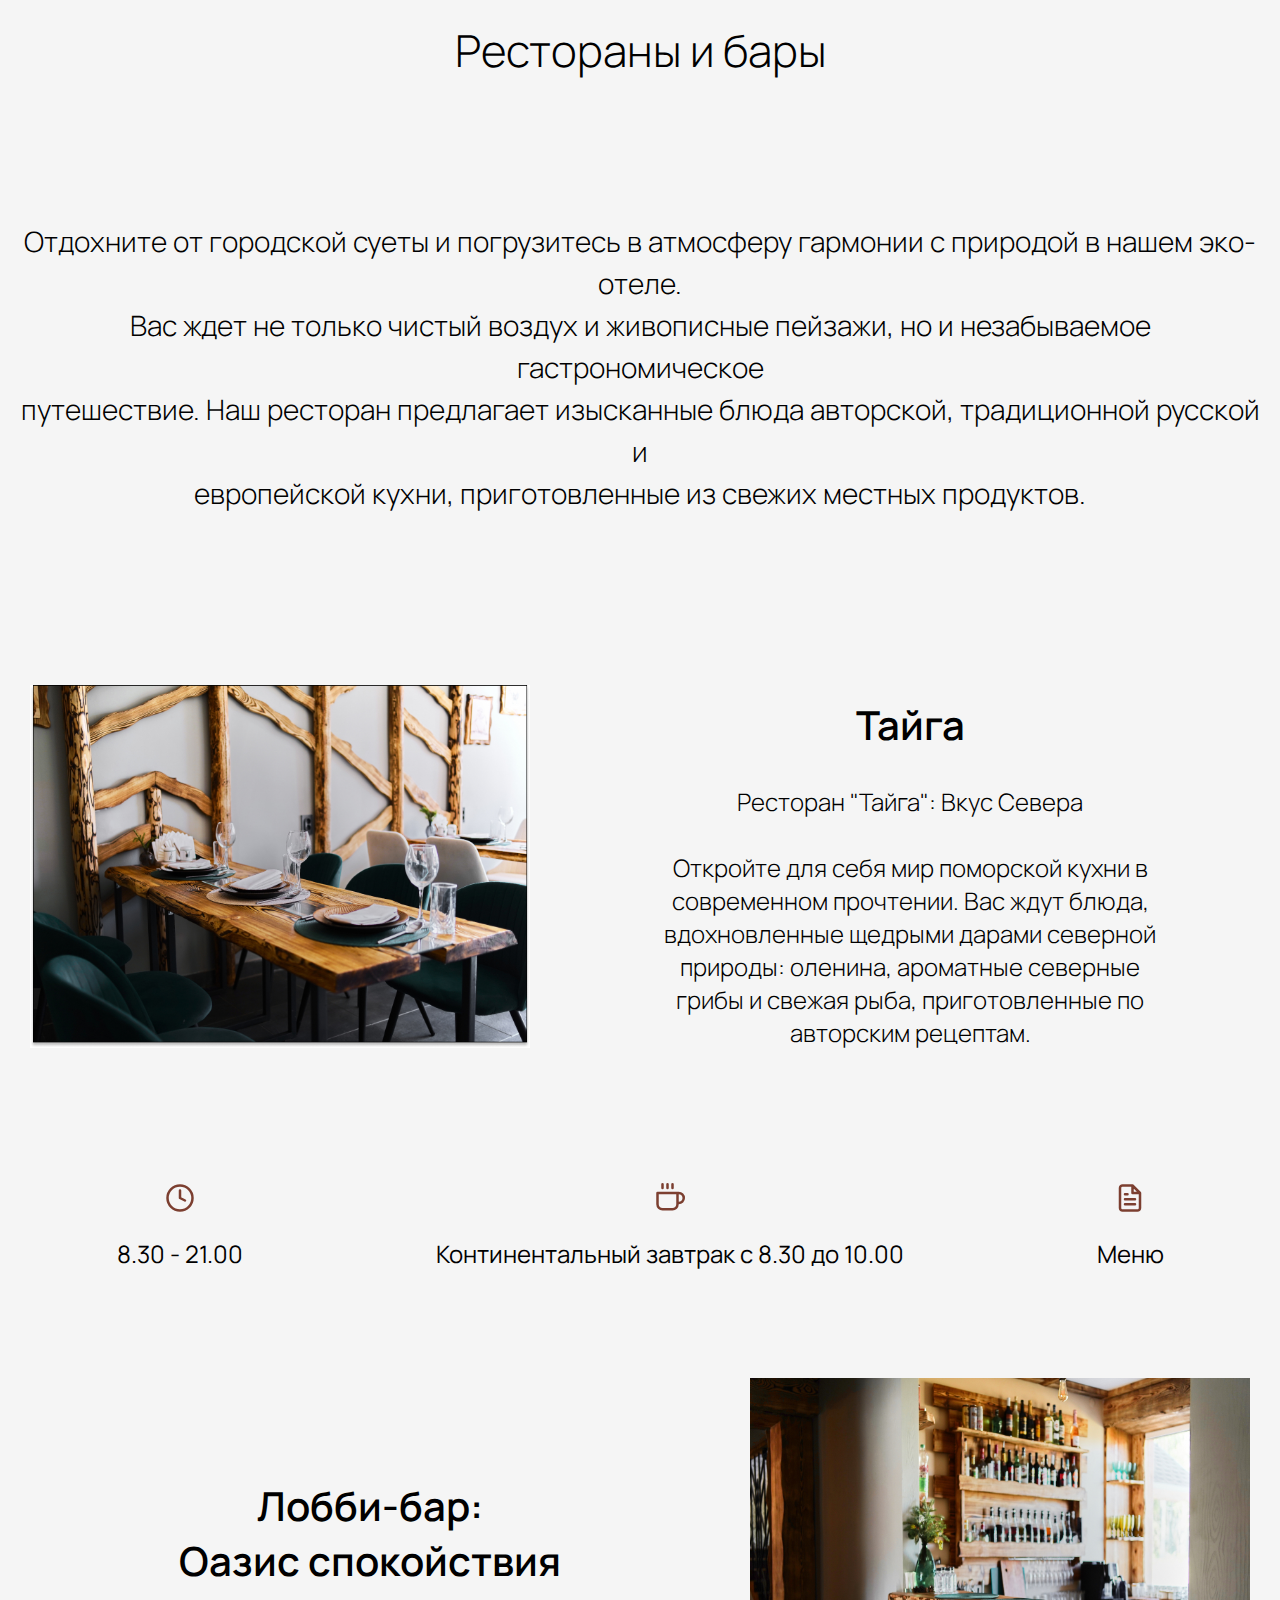
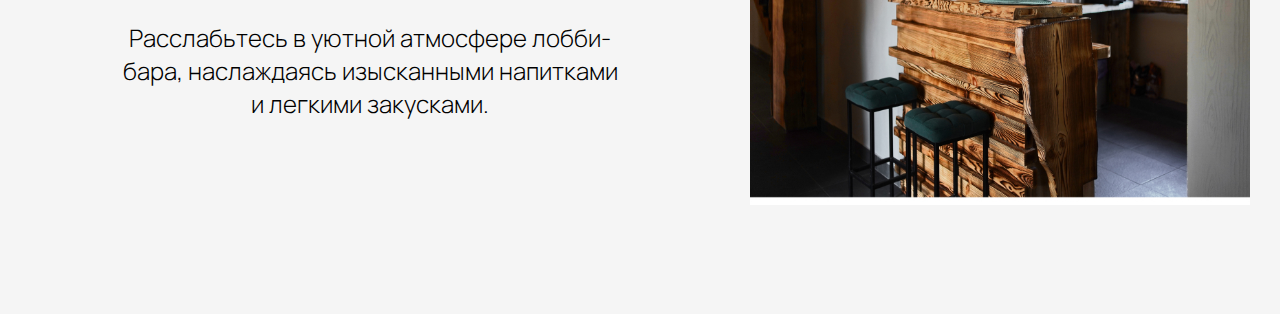
<file: restaur.html>
<!DOCTYPE html>
<html lang="ru">
<head>
    <meta charset="UTF-8">
    <meta name="viewport" content="width=device-width, initial-scale=1.0">
    <title>Рестораны и бары</title>
    <link rel="stylesheet" href="css/style3.css">
    <link rel="stylesheet" href="css/style3-adaptive.css">
    <link href="https://fonts.googleapis.com/css2?family=Manrope:wght@400;700&display=swap" rel="stylesheet">
</head>
<body>
    <header>
        <h1>Рестораны и бары</h1>
    </header>

    <main class="container">
        <section class="intro">
            <p>Отдохните от городской суеты и погрузитесь в атмосферу гармонии с природой в нашем эко-отеле. <br>
            Вас ждет не только чистый воздух и живописные пейзажи, но и незабываемое гастрономическое <br>
            путешествие. Наш ресторан предлагает изысканные блюда авторской, традиционной русской и<br>
            европейской кухни, приготовленные из свежих местных продуктов.</p>
        </section>

        <section class="restaurant">
            <div class="content">
                <div class="text">
                    <h2>Тайга</h2>
                    <p>Ресторан "Тайга": Вкус Севера<br><br>
                    Откройте для себя мир поморской кухни в современном прочтении. Вас ждут блюда, вдохновленные щедрыми дарами северной природы: оленина, ароматные северные грибы и свежая рыба, приготовленные по авторским рецептам.</p>
                </div>
                <div class="image">
                    <img src="images/taiga.jpg" alt="Тайга" width="703" height="508">
                </div>
            </div>
            <div class="info">
                <div class="icon">
                    <img src="Icons/Clock.svg" alt="Часы работы">
                    <p>8.30 - 21.00</p>
                </div>
                <div class="icon">
                    <img src="Icons/Coffee.svg" alt="Завтрак">
                    <p>Континентальный завтрак с 8.30 до 10.00</p>
                </div>
                <div class="icon">
                    <img src="Icons/File text.svg" alt="Меню">
                    <p>Меню</p>
                </div>
            </div>
        </section>

        <section class="bar">
            <div class="content">
                <div class="text">
                    <h2>Лобби-бар:<br>Оазис спокойствия</h2>
                    <p>Расслабьтесь в уютной атмосфере лобби-бара, наслаждаясь изысканными напитками и легкими закусками.</p>
                </div>
                <div class="image">
                    <img src="images/bar.jpg" alt="Бар" width="703" height="508">
                </div>
            </div>
        </section>
    </main>
</body>
</html>
</file>
<file: css/style3.css>
body {
    font-family: 'Manrope', sans-serif;
    margin: 0;
    padding: 0;
    background-color: #f5f5f5;
}

.container {
    width: 100%;
    max-width: 1600px;
    margin: 0 auto;
    padding: 20px;
    box-sizing: border-box;
}

header h1 {
    text-align: center;
    font-size: 44px;
    font-weight: 300;
    margin: 20px 0;
}

.intro {
    text-align: center;
    font-size: 28px;
    font-weight: 300;
    margin-top: 100px;
    line-height: 1.5;
}

.restaurant, .bar {
    max-width: 100%; /* Используем полный размер контейнера */
    margin: 50px 0;
}

.restaurant .content, .bar .content {
    display: flex;
    justify-content: space-between;
    align-items: center;
    gap: 20px;
}

.restaurant .content {
    flex-direction: row-reverse; /* Фото слева, текст справа */
}

.restaurant .text, .bar .text {
    width: 50%; /* Задаем ширину 50% для текста */
    padding: 100px; /* Возвращаем старый padding */
    text-align: center;
}

.restaurant .text h2, .bar .text h2 {
    font-size: 40px; /* Возвращаем старый размер заголовка */
    font-weight: 600;
}

.restaurant .text p, .bar .text p, .restaurant .text p1, .bar .text p1 {
    font-size: 24px; /* Возвращаем старый размер основного текста */
    font-weight: 300;
}

.restaurant .image, .bar .image {
    width: 50%; /* Задаем ширину 50% для изображения */
    padding: 10px; /* Возвращаем padding */
}

.restaurant .image img, .bar .image img {
    width: 100%; /* Изображение растягивается на 100% ширины контейнера */
    height: auto;
}

.info {
    display: flex;
    justify-content: space-around;
    margin-top: 10px;
}

.icon {
    display: flex;
    flex-direction: column;
    align-items: center;
}

.icon img {
    width: 30px;
    height: 30px;
}

.icon p {
    font-size: 24px;
}
</file>
<file: css/style3-adaptive.css>
@media (max-width: 1200px) {
    .intro {
        text-align: center;
        font-size: 20px;
        font-weight: 300; /* light */
        margin-top: 100px;
        line-height: 1.5;
    }
  }
  @media (max-width: 992px) {
    .intro {
        text-align: center;
        font-size: 18px;
        font-weight: 300; /* light */
        margin-top: 100px;
        line-height: 1.5;
    }
  }

  @media (max-width: 768px) {
    .intro {
        text-align: center;
        font-size: 18   px;
        font-weight: 300; /* light */
        margin-top: 100px;
        line-height: 1.5;
    }
  }
  @media (max-width: 480px) {
    .intro {
        text-align: center;
        font-size: 18px;
        font-weight: 300; /* light */
        margin-top: 100px;
        line-height: 1.5;
    }
  }

  @media (max-width: 320px) {
    .intro {
        text-align: center;
        font-size: 18px;
        font-weight: 300; /* light */
        margin-top: 100px;
        line-height: 1.5;
    }
  }
</file>
